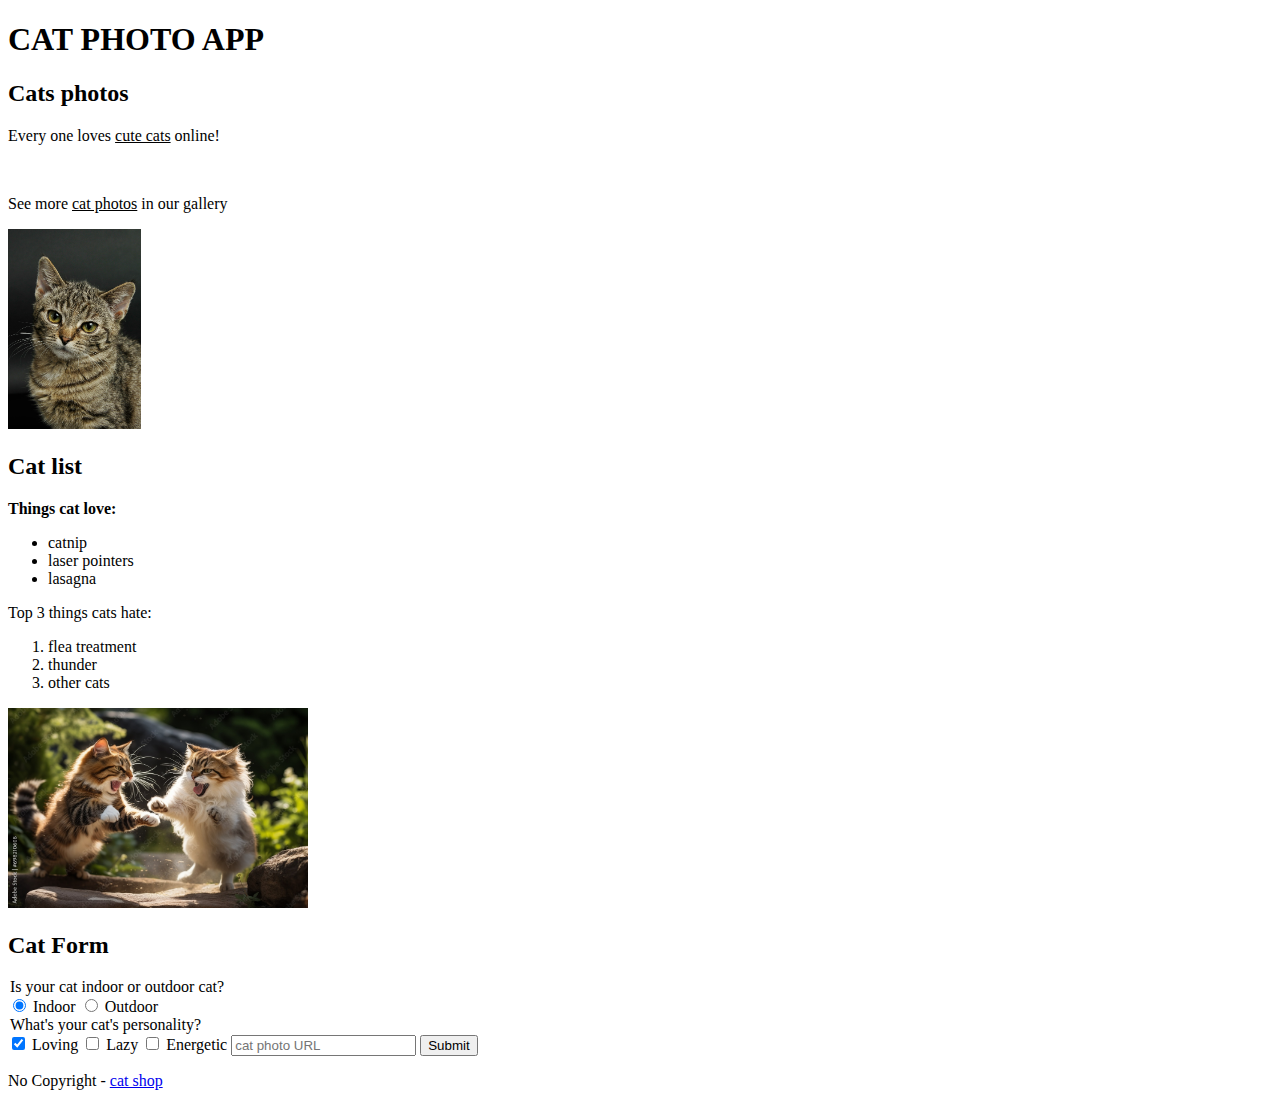
<file: catshop.html>
<!DOCTYPE html>
<html lang="en">
<head>
    <meta charset="UTF-8">
    <meta name="viewport" content="width=device-width, initial-scale=1.0">
    <link rel="icon" href="caticon.png">
  <title>Cats online</title>
</head>
<body>
    <h1>CAT PHOTO APP</h1>
    <H2>Cats photos</H2>
    <p>Every one loves <u>cute cats</u> online!</p>
    <br>
    <p>See more <u>cat photos</u> in our gallery</p>
    <img src="CAT6.jpeg"height=200px>
    <h2>Cat list</h2>
    <p><b>Things cat love:</b></p>
    <ul>
        <li>catnip</li>
        <li>laser pointers</li>
        <li>lasagna</li>
    </ul>
    <p>Top 3 things cats hate:</p>
    <ol>
        <li>flea treatment</li>
        <li>thunder</li>
        <li>other cats</li>
    </ol>
    <img src="CAT7.JPEG" height="200px">
    <h2>Cat Form</h2>
    <form>
        <legend>Is your cat indoor or outdoor cat?
        </legend>
        <label>
          <input id="indoor" type="radio" name="indoor-outdoor" value="indoor" checked> Indoor
        </label>
            <label>
              <input id="outdoor" type="radio" name="indoor-outdoor" value="outdoor"> Outdoor
            </label>
            <legend>
              What's your cat's personality?</legend>
            <input id="loving" type="checkbox" name="personality" value="loving" checked> <label for="loving">Loving 
            </label>
            <input id="lazy" type="checkbox" name="personality" value="lazy"> <label for="lazy">Lazy</label>
            <input id="energetic" type="checkbox" name="personality" value="energetic"> <label for="energetic">Energetic</label>
          <input type="text" name="catphotourl" placeholder="cat photo URL" required>
          <button type="submit">Submit</button>
        </form>
    <footer>
      <p>
        No Copyright - <a href="https://www.catshop.com">cat shop</a>
      </p>
    </footer>
</body>
</html>
</file>
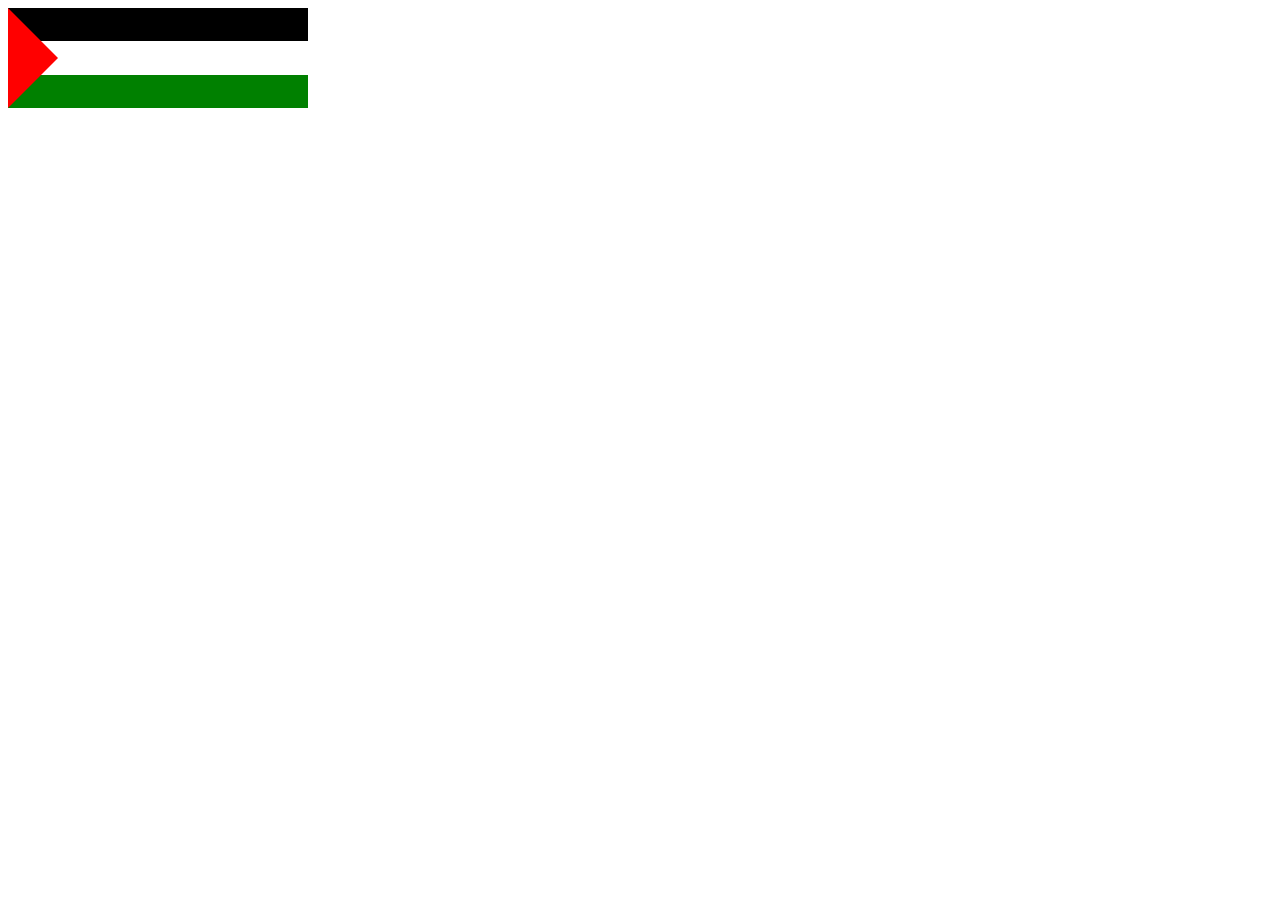
<file: Flags.html>
<!DOCTYPE html>
<html lang="en">
<head>
    <meta charset="UTF-8">
    <meta name="viewport" content="width=device-width, initial-scale=1.0">
    <title>Document</title>
    <link rel="stylesheet" href="Flags.css">
</head>
<body>
    <div class="flags">
    <div class="stripe black"></div>
    <div class="stripe white"></div>
    <div class="stripe green"></div>
    <div class="triangle"></div>
    </div>
</body>
</html>
</file>
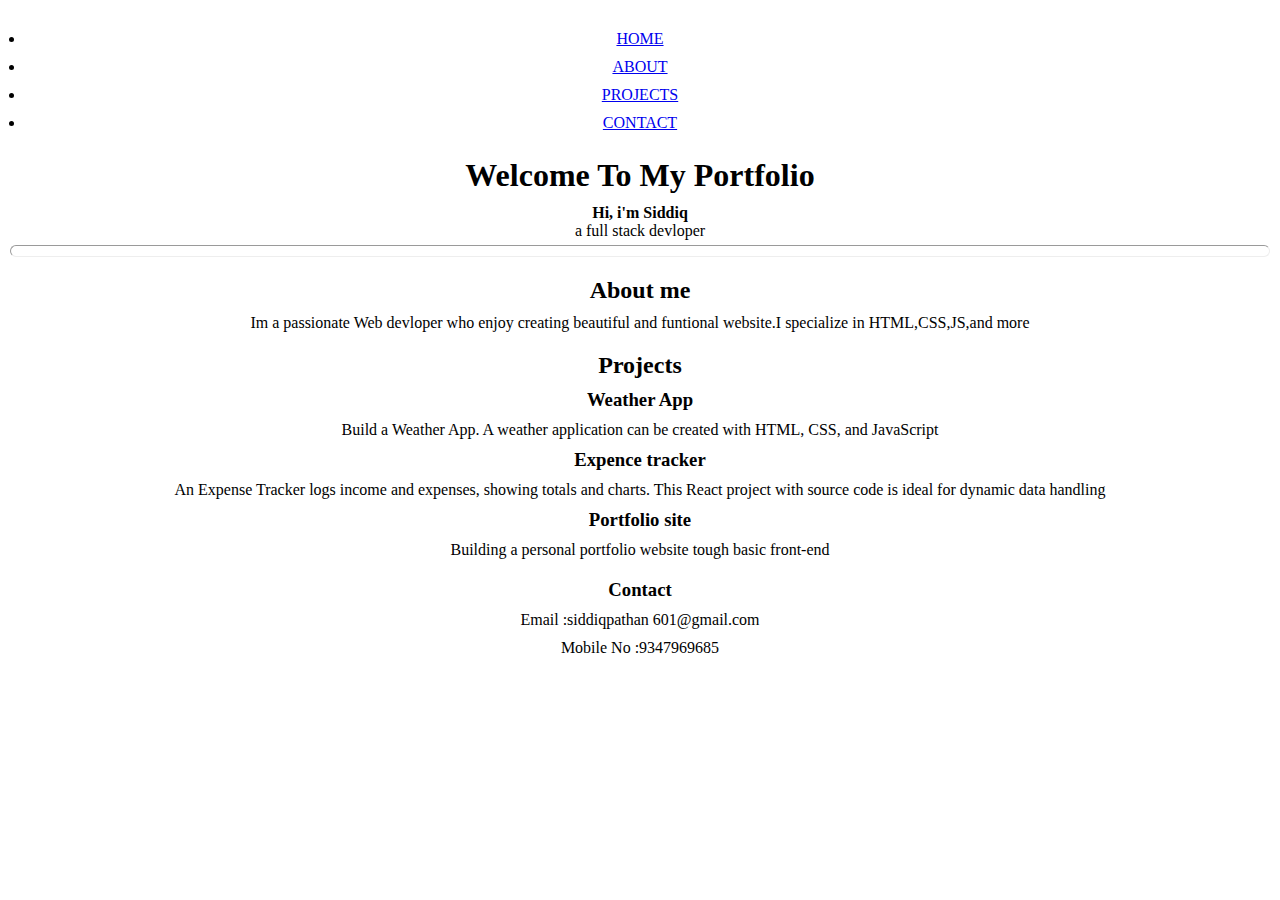
<file: Myportfolio.html>
<!DOCTYPE html>
<html lang="en">
<head>
    <meta charset="UTF-8">
    <meta name="viewport" content="width=device-width, initial-scale=1.0">
    <title>My portfolio</title>
    <link rel="stylesheet" href="stylesheet.css"/>
</head>
<body>
    <header> 
        <nav>
            <ul>
                <li> <a href="#HOME">HOME</a></li>
                <li> <a href="#ABOUT">ABOUT</a></li>
                <li> <a href="#PROJECTS">PROJECTS</a></li>
                <li> <a href="#CONTACT">CONTACT</a></li>
            </ul>
        </nav>
    </header>
    <H1>Welcome To My Portfolio</H1>
    <p><b>Hi, i'm Siddiq</b>
        <br>
        a full stack devloper
        <hr>
    </p> 
    <section  id="About" class="About">
        <h2>About me</h2>
    <p>Im a passionate Web devloper who enjoy creating beautiful and funtional website.I specialize in HTML,CSS,JS,and more</p>
</section> 
    <section id="Projects" class="Projects">
    <h2>Projects</h2>
    <h3>Weather App</h3>
    <p>Build a Weather App. A weather application can be created with HTML, CSS, and JavaScript</p>
    <h3>Expence tracker</h3>
    <p>An Expense Tracker logs income and expenses, showing totals and charts. This React project with source code is ideal for dynamic data handling</p>
    <h3>Portfolio site</h3>
    <p>Building a personal portfolio website tough basic front-end</p>
    </section>
    <section id="Contact" class="c">
    <h3>Contact</h3>
    <p>Email :siddiqpathan 601@gmail.com</p>
    <p>Mobile No :9347969685</p>
    </section>
</body>
</html>
</file>
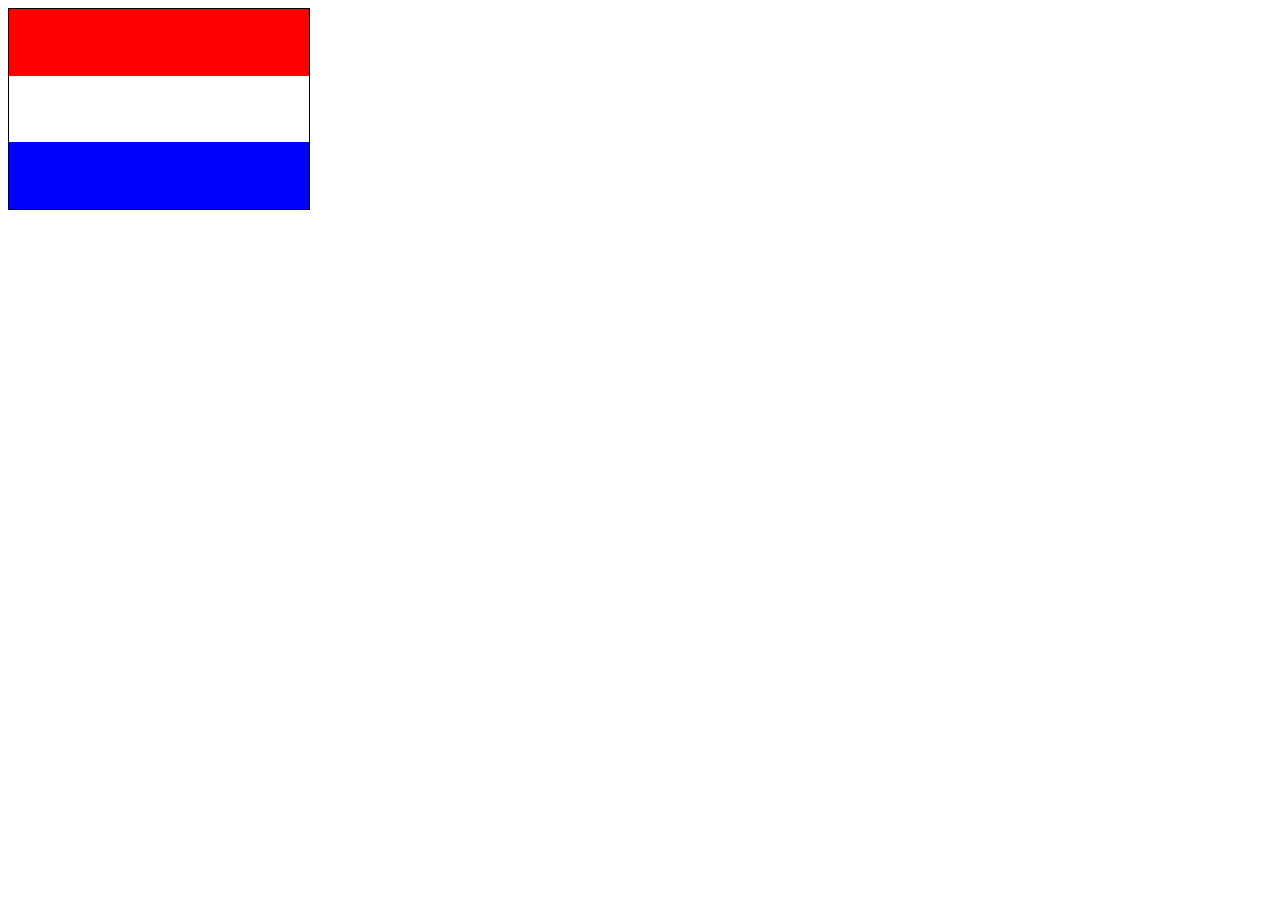
<file: new prep.html>
<!DOCTYPE html>
<html lang="en">
<head>
    <meta charset="UTF-8">
    <meta name="viewport" content="width=device-width, initial-scale=1.0">
    <title>new prep</title>
    <link rel="stylesheet" href="./new prep.css">
</head>
<body>
    <div class="flag">
    <div class="stripe red"></div>
    <div class="stripe white"></div>
    <div class="stripe blue"></div>
    </div>
</body>
</html>
</file>
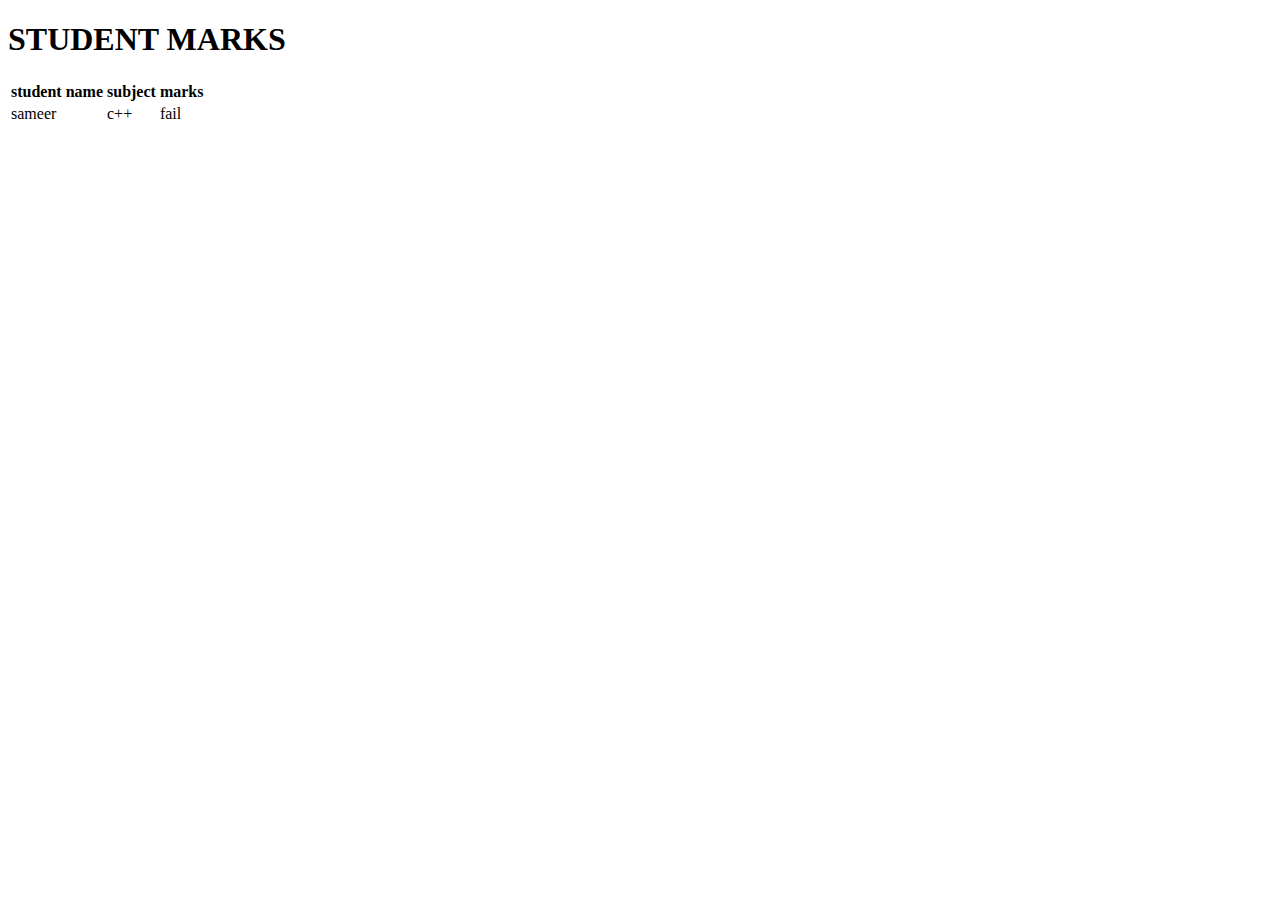
<file: prep2.html>
<!DOCTYPE html>
<html lang="en">
<head>
    <meta charset="UTF-8">
    <meta name="viewport" content="width=device-width, initial-scale=1.0">
    <title>school</title>
<style>b</style>
</head>
<body>
    <h1>STUDENT MARKS</h1>
    <table>
        <tr>
        <th>student name</th>
        <th>subject</th>
        <th>marks</th>
        </tr>
        <tr>
            <td>sameer</td>
            <td>c++</td>
            <td>fail</td>
        </tr>
    </table>
</body>
</html>
</file>
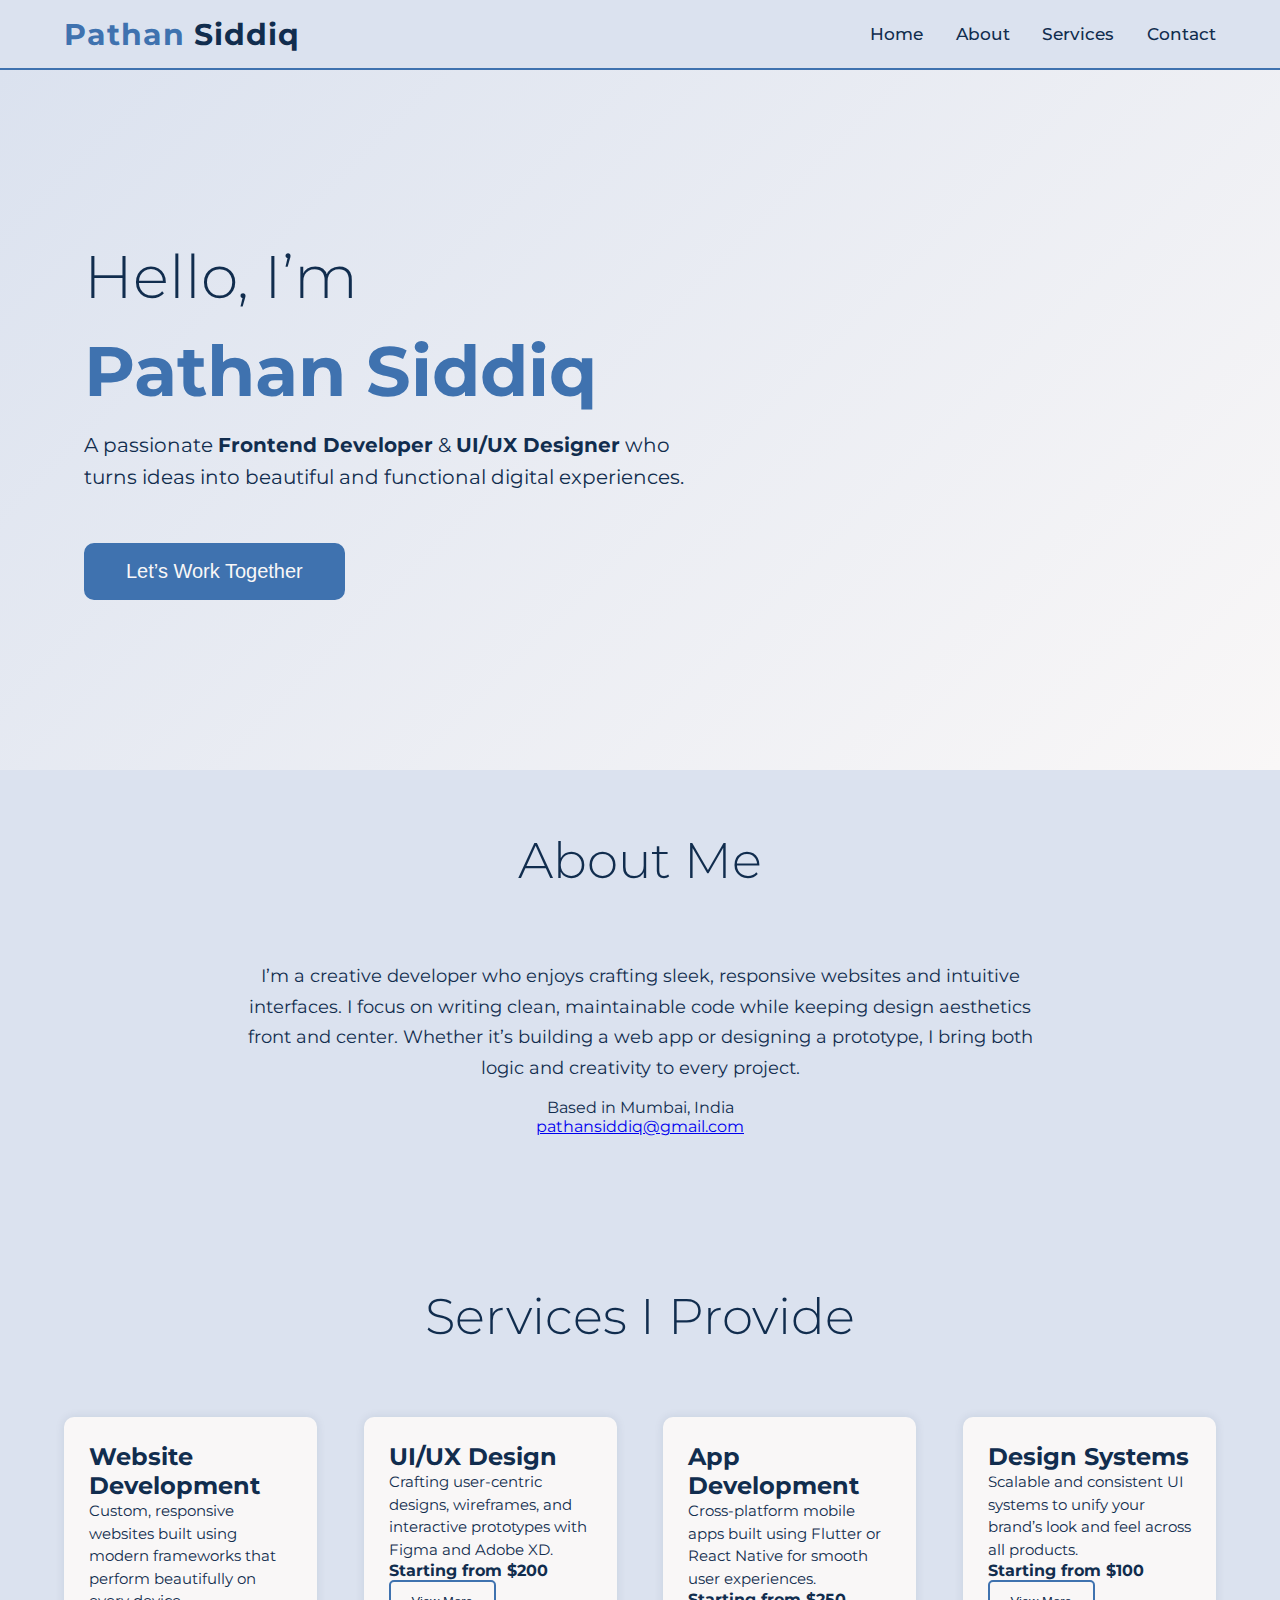
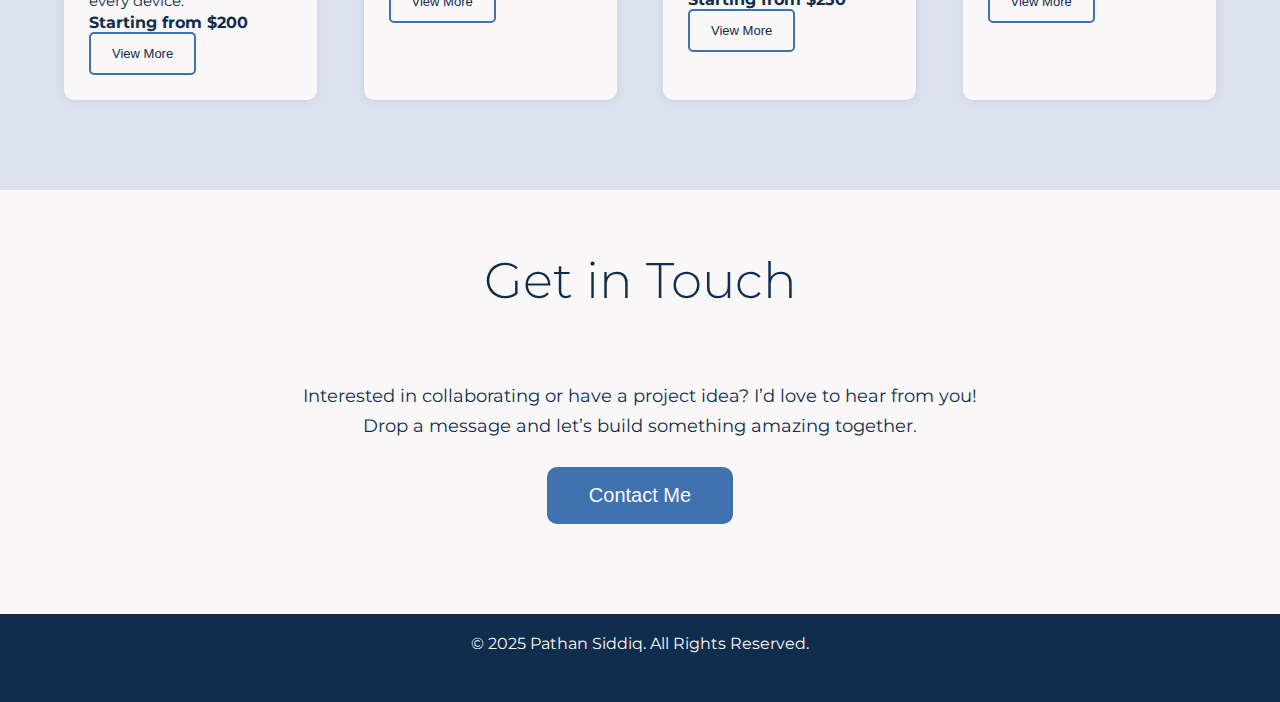
<file: project.html/day7.html>
<!DOCTYPE html>
<html lang="en">
<head>
  <meta charset="UTF-8" />
  <meta name="viewport" content="width=device-width, initial-scale=1.0" />
  <title>Pathan Siddiq | Portfolio</title>
  <link
    rel="stylesheet"
    href="https://cdnjs.cloudflare.com/ajax/libs/font-awesome/6.5.0/css/all.min.css"
    integrity="sha512-Fo3rlrZj/k7ujTnHg4CGR2DhKNuGN26/6Ckq0bVZKfF2r3l4bZ0mH8S7nXJv4Y8Z6qW0R4PQe8zN7k2cLkG4pA=="
    crossorigin="anonymous"
    referrerpolicy="no-referrer"
  />
  <link rel="stylesheet" href="day7.css" />
</head>

<body>
  <header class="header">
    <div class="logo">
      <p><span style="color:#3F72AF;">Pathan</span> Siddiq</p>
    </div>
    <nav class="nav">
      <ul class="nav-links">
        <li><a href="#home">Home</a></li>
        <li><a href="#about">About</a></li>
        <li><a href="#services">Services</a></li>
        <li><a href="#contact">Contact</a></li>
      </ul>
    </nav>
  </header>
  <section class="banner" id="home">
    <div class="details">
      <p class="t1">Hello, I’m</p>
      <p class="t2">Pathan Siddiq</p>
      <p class="desc">
        A passionate <strong>Frontend Developer</strong> & <strong>UI/UX Designer</strong> who turns ideas into beautiful and functional digital experiences.
      </p>
      <button class="cta">Let’s Work Together</button>
    </div>

    <div class="profile">
      <!-- <img class="person-img" src="./man.png" alt="Profile photo of Pathan Siddiq" />
    </div> -->
  </section>
  <section id="about" class="Services">
    <h1 class="section-title">About Me</h1>
    <div class="section-child" style="justify-content: center; text-align: center;">
      <div style="max-width: 800px;">
        <p class="service-text" style="font-size: 18px; line-height: 1.7;">
          I’m a creative developer who enjoys crafting sleek, responsive websites and intuitive interfaces. 
          I focus on writing clean, maintainable code while keeping design aesthetics front and center. 
          Whether it’s building a web app or designing a prototype, I bring both logic and creativity to every project.
        </p>
        <p style="margin-top: 15px;">
          <i class="fa-solid fa-location-dot"></i> Based in Mumbai, India<br />
          <i class="fa-solid fa-envelope"></i> <a href="mailto:pathansiddiq@gmail.com">pathansiddiq@gmail.com</a>
        </p>
      </div>
    </div>
  </section>
  <section class="Services" id="services">
    <h1 class="section-title">Services I Provide</h1>
    <div class="section-child">

      <div class="service">
        <i class="fa-solid fa-laptop-code icon"></i>
        <h2>Website Development</h2>
        <p class="service-text">
          Custom, responsive websites built using modern frameworks that perform beautifully on every device.
        </p>
        <p><strong>Starting from $200</strong></p>
        <button class="service-btn">View More</button>
      </div>

      <div class="service">
        <i class="fa-solid fa-palette icon"></i>
        <h2>UI/UX Design</h2>
        <p class="service-text">
          Crafting user-centric designs, wireframes, and interactive prototypes with Figma and Adobe XD.
        </p>
        <p><strong>Starting from $200</strong></p>
        <button class="service-btn">View More</button>
      </div>

      <div class="service">
        <i class="fa-brands fa-android icon"></i>
        <h2>App Development</h2>
        <p class="service-text">
          Cross-platform mobile apps built using Flutter or React Native for smooth user experiences.
        </p>
        <p><strong>Starting from $250</strong></p>
        <button class="service-btn">View More</button>
      </div>

      <div class="service">
        <i class="fa-solid fa-cubes icon"></i>
        <h2>Design Systems</h2>
        <p class="service-text">
          Scalable and consistent UI systems to unify your brand’s look and feel across all products.
        </p>
        <p><strong>Starting from $100</strong></p>
        <button class="service-btn">View More</button>
      </div>
    </div>
  </section>
  <section id="contact" class="Services" style="background-color:#F9F7F7;">
    <h1 class="section-title">Get in Touch</h1>
    <div class="section-child" style="justify-content:center; text-align:center;">
      <div style="max-width:700px;">
        <p class="service-text" style="font-size:18px; line-height:1.7;">
          Interested in collaborating or have a project idea? I’d love to hear from you!
          Drop a message and let’s build something amazing together.
        </p>
        <button class="cta" style="margin-top:25px;">Contact Me</button>
      </div>
    </div>
  </section>
  <footer style="background-color:#112D4E; color:#F9F7F7; text-align:center; padding:20px 0;">
    <p>&copy; 2025 Pathan Siddiq. All Rights Reserved.</p>
    <div style="margin-top:10px;">
      <a href="#" style="color:#DBE2EF; margin:0 10px;"><i class="fab fa-linkedin"></i></a>
      <a href="#" style="color:#DBE2EF; margin:0 10px;"><i class="fab fa-github"></i></a>
      <a href="#" style="color:#DBE2EF; margin:0 10px;"><i class="fab fa-behance"></i></a>
    </div>
  </footer>
</body>
</html>
</file>
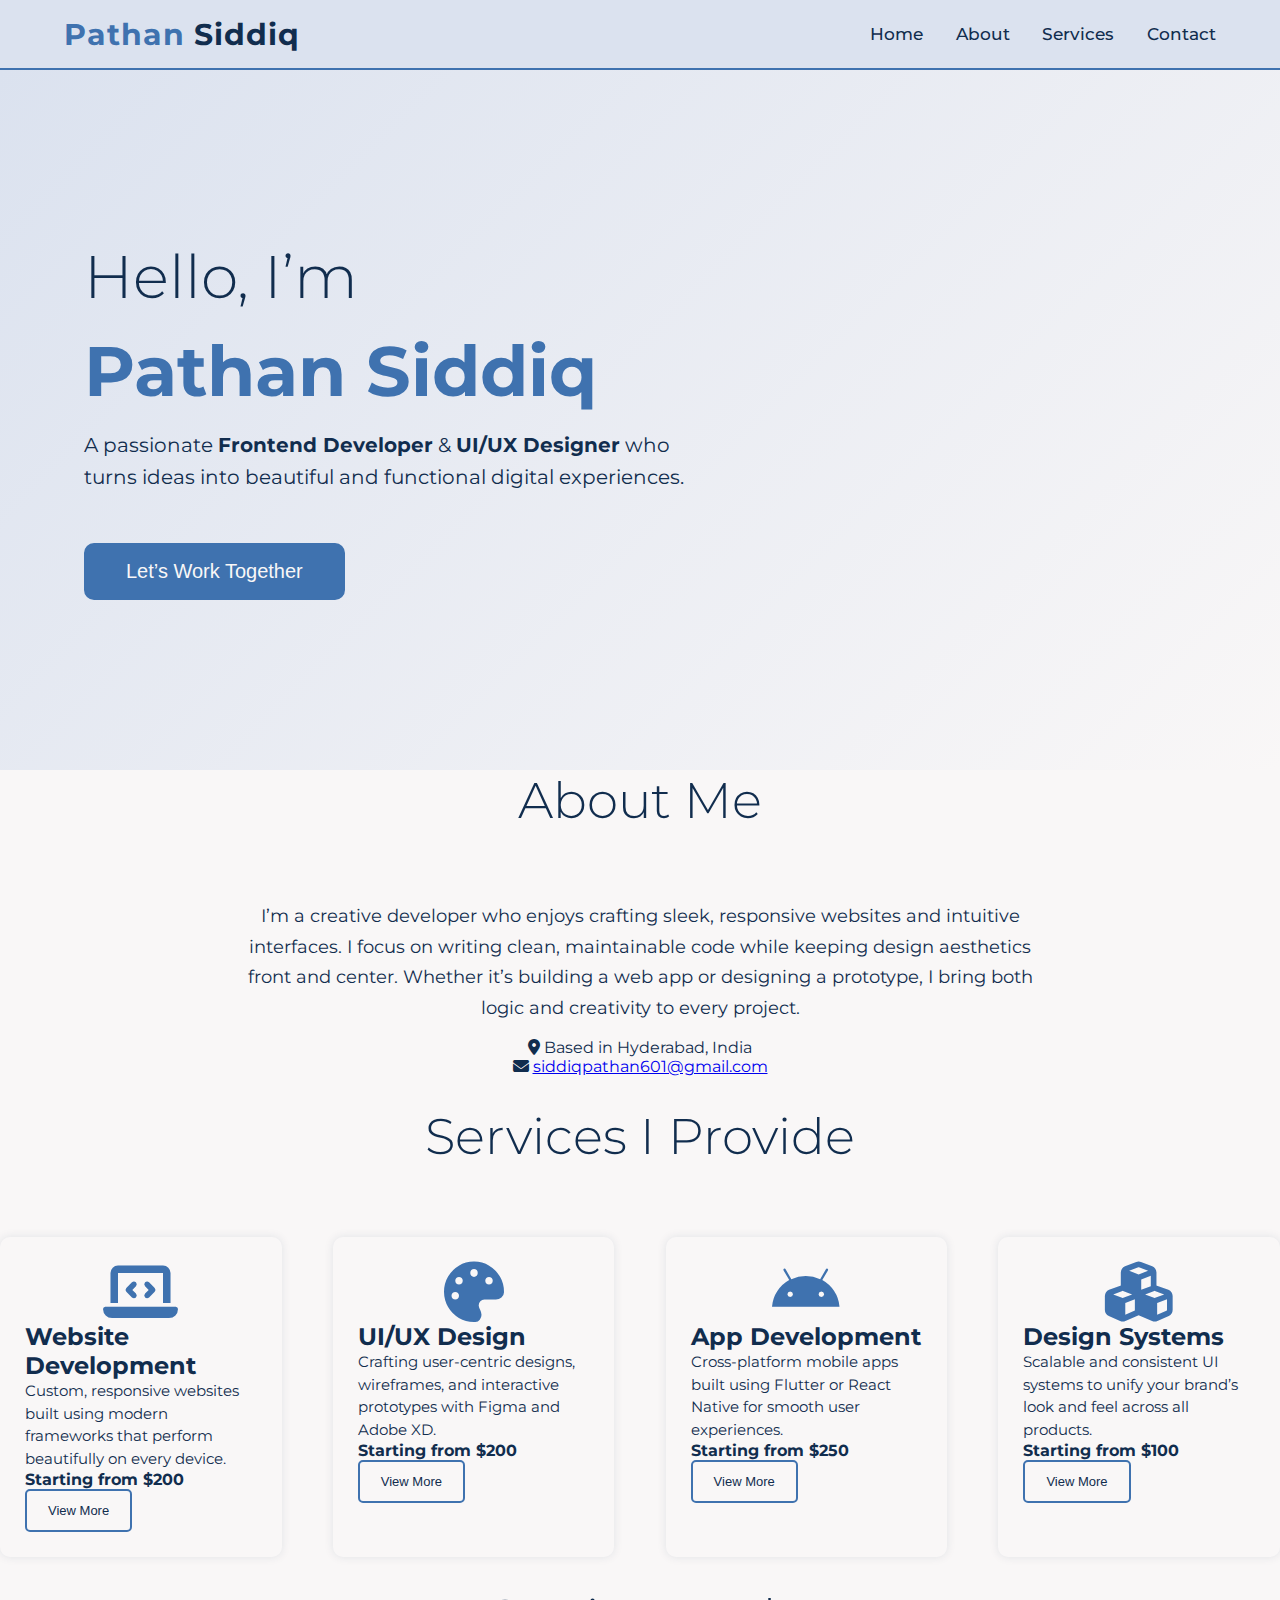
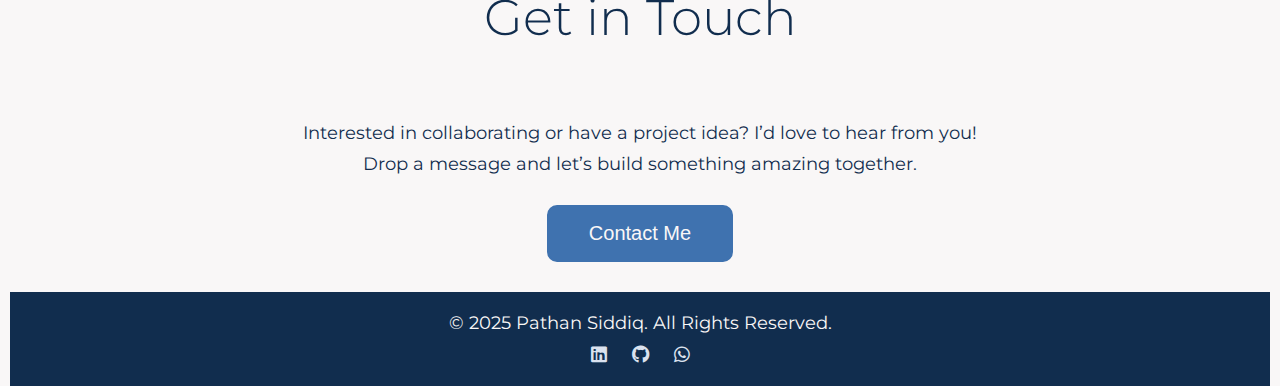
<file: project.html/Project2.html>
<!DOCTYPE html>
<html lang="en">
<head>
  <meta charset="UTF-8" />
  <meta name="viewport" content="width=device-width, initial-scale=1.0" />
  <title>Pathan Siddiq | Portfolio</title>
  <link rel="icon" href="google.png">
  <link rel="stylesheet" href="https://cdnjs.cloudflare.com/ajax/libs/font-awesome/6.5.0/css/all.min.css"/>
  <link rel="stylesheet" href="Project2.css" />
</head>

<body>
  <header class="header">
    <div class="logo">
      <p><span style="color:#3F72AF;">Pathan</span> Siddiq</p>
    </div>
    <nav class="nav">
      <ul class="nav-links">
        <li><a href="#home">Home</a></li>
        <li><a href="#about">About</a></li>
        <li><a href="#services">Services</a></li>
        <li><a href="#contact">Contact</a></li>
      </ul>
    </nav>
  </header>
  <section class="banner" id="home">
    <div class="details">
      <p class="t1">Hello, I’m</p>
      <p class="t2">Pathan Siddiq</p>
      <p class="desc">
        A passionate <strong>Frontend Developer</strong> & <strong>UI/UX Designer</strong> who turns ideas into beautiful and functional digital experiences.
      </p>
      <button class="cta">Let’s Work Together</button>
    </div>

    <!-- <div class="profile">
      <img class="person-img" src="my img.jpg" alt="Profile photo of Pathan Siddiq" />
    </div>  -->
  </section>
  <section id="about" class="Services">
    <h1 class="section-title">About Me</h1>
    <div class="section-child" style="justify-content: center; text-align: center;">
      <div style="max-width: 800px;">
        <p class="service-text" style="font-size: 18px; line-height: 1.7;">
          I’m a creative developer who enjoys crafting sleek, responsive websites and intuitive interfaces. 
          I focus on writing clean, maintainable code while keeping design aesthetics front and center. 
          Whether it’s building a web app or designing a prototype, I bring both logic and creativity to every project.
        </p>
        <p style="margin-top: 15px;">
          <i class="fa-solid fa-location-dot"></i> Based in Hyderabad, India<br />
          <i class="fa-solid fa-envelope"></i> <a href="mailto:siddiqpathan601@gmail.com">siddiqpathan601@gmail.com</a>
        </p>
      </div>
    </div>
  </section>
  <section class="Services" id="services">
    <h1 class="section-title">Services I Provide</h1>
    <div class="section-child">

      <div class="service">
        <i class="fa-solid fa-laptop-code icon"></i>
        <h2>Website Development</h2>
        <p class="service-text">
          Custom, responsive websites built using modern frameworks that perform beautifully on every device.
        </p>
        <p><strong>Starting from $200</strong></p>
        <button class="service-btn">View More</button>
      </div>

      <div class="service">
        <i class="fa-solid fa-palette icon"></i>
        <h2>UI/UX Design</h2>
        <p class="service-text">
          Crafting user-centric designs, wireframes, and interactive prototypes with Figma and Adobe XD.
        </p>
        <p><strong>Starting from $200</strong></p>
        <button class="service-btn">View More</button>
      </div>

      <div class="service">
        <i class="fa-brands fa-android icon"></i>
        <h2>App Development</h2>
        <p class="service-text">
          Cross-platform mobile apps built using Flutter or React Native for smooth user experiences.
        </p>
        <p><strong>Starting from $250</strong></p>
        <button class="service-btn">View More</button>
      </div>

      <div class="service">
        <i class="fa-solid fa-cubes icon"></i>
        <h2>Design Systems</h2>
        <p class="service-text">
          Scalable and consistent UI systems to unify your brand’s look and feel across all products.
        </p>
        <p><strong>Starting from $100</strong></p>
        <button class="service-btn">View More</button>
      </div>
    </div>
  </section>
  <section id="contact" class="Services" style="background-color:#F9F7F7;">
    <h1 class="section-title">Get in Touch</h1>
    <div class="section-child" style="justify-content:center; text-align:center;">
      <div style="max-width:700px;">
        <p class="service-text" style="font-size:18px; line-height:1.7;">
          Interested in collaborating or have a project idea? I’d love to hear from you!
          Drop a message and let’s build something amazing together.
        </p>
        <button class="cta" style="margin-top:25px;">Contact Me</button>
      </div>
    </div>
  </section>
  <footer class="footer">
    <p>&copy; 2025 Pathan Siddiq. All Rights Reserved.</p>
    <div style="margin-top:10px;">
      <a href="#" style="color:#DBE2EF; margin:0 10px;"><i class="fab fa-linkedin"></i></a>
      <a href="#" style="color:#DBE2EF; margin:0 10px;"><i class="fab fa-github"></i></a>
      <a href="#" style="color:#DBE2EF; margin:0 10px;"><i class="fab fa-whatsapp"></i></a>
    </div>
  </footer>
</body>
</html>
</file>
<file: Flags.css>
.flags
{
width: 300px;
height: 200px;
display: flex;
flex-direction: column;
}
.stripe
{
flex-grow: 1;
}
.black
{
background-color: black;
}
.white
{
background-color: white;
}
.green
{
background-color: green;
}
.triangle {
  background: auto;
  border-top: 50px solid transparent;
  border-bottom: 50px solid transparent;
  border-left: 50px solid red;
  position: relative;
  top: -100px;
  
}
</file>
<file: stylesheet.css>
*{
    text-align: center;
    /* background-color: aqua; */
    margin: 0px;
    padding: 5px;
    border-radius: 25px;
    flex: auto;

}
header nav ul li a {
    /* text-align: center; */
    justify-content: center;
    display: center;
}
</file>
<file: new prep.css>
.flag {
    width: 300px;
    height: 200px; 
    display: flex; 
    flex-direction: column; 
    border: 1px solid black;
}

.stripe {
    flex-grow: 1; 
}

.red {
    background-color: red;
}

.white {
    background-color: white;
}

.blue {
    background-color: blue;
}
</file>
<file: project.html/Project2.css>
@import url('https://fonts.googleapis.com/css2?family=Montserrat:ital,wght@0,100..900;1,100..900&display=swap');

* {
    margin: 0;
    padding: 0;
    box-sizing: border-box;
}

body {
    background-color: #F9F7F7;
    color: #112D4E;
    font-family: "Montserrat", sans-serif;
}

.header {
    width: 100%;
    height: 70px;
    background-color: #DBE2EF;
    display: flex;
    justify-content: space-between;
    align-items: center;
    padding: 0 5%;
    border-bottom: 2px solid #3F72AF;
}

.logo {
    font-size: 30px;
    font-weight: 700;
    color: #112D4E;
    letter-spacing: 1px;
}

.nav {
    width: 30%;
}

.nav-links {
    list-style: none;
    display: flex;
    justify-content: space-between;
    align-items: center;
    font-size: 17px;
}

.nav-links li a {
    text-decoration: none;
    color: #112D4E;
    font-weight: 500;
    transition: 0.3s;
}

.nav-links li a:hover {
    color: #3F72AF;
}
.banner {
    width: 100%;
    height: 700px;
    background: linear-gradient(135deg, #DBE2EF 0%, #F9F7F7 100%);
    padding: 30px 5%;
    display: flex;
    align-items: center;
    justify-content: space-between;
    flex-wrap: wrap;
}

.details {
    width: 60%;
    padding: 20px;
    display: flex;
    flex-direction: column;
    align-items: flex-start;
    row-gap: 15px;
}

.t1 {
    font-size: 60px;
    font-weight: 300;
    color: #112D4E;
}

.t2 {
    font-size: 70px;
    font-weight: 700;
    color: #3F72AF;
}

.desc {
    font-size: 20px;
    color: #112D4E;
    max-width: 600px;
    line-height: 1.6;
}

.cta {
    padding: 15px 40px;
    font-size: 20px;
    margin-top: 35px;
    color: #F9F7F7;
    background-color: #3F72AF;
    border: 2px solid #3F72AF;
    border-radius: 10px;
    cursor: pointer;
    transition: all 0.3s ease;
}

.cta:hover {
    background-color: transparent;
    color: #3F72AF;
}
 /* .person-img
{
width: 400px;
border-radius: 1000px; */
}
.Services {
    width: 100%;
    padding: 60px 5%;
    background-color: #DBE2EF;
}

.section-title {
    font-size: 50px;
    font-weight: 300;
    color: #112D4E;
    text-align: center;
}

.section-child {
    width: 100%;
    padding: 30px 0;
    margin-top: 40px;
    display: flex;
    justify-content: space-between;
    flex-wrap: wrap;
    gap: 25px;
}

.service {
    width: 22%;
    background-color: #F9F7F7;
    display: flex;
    flex-direction: column;
    align-items: flex-start;
    padding: 25px;
    border-radius: 10px;
    box-shadow: 0 0 10px rgba(17, 45, 78, 0.1);
    transition: all 0.3s ease;
}

.service:hover {
    transform: translateY(-5px);
    box-shadow: 0 0 15px rgba(63, 114, 175, 0.3);
}

.icon {
    font-size: 60px;
    color: #3F72AF;
    text-align: center;
    width: 100%;
}

.service-text {
    font-size: 15px;
    color: #112D4E;
    line-height: 1.5;
}

.service-btn {
    padding: 12px 21px;
    font-size: 13px;
    color: #112D4E;
    background: transparent;
    border: 2px solid #3F72AF;
    border-radius: 5px;
    cursor: pointer;
    transition: all 0.3s ease;
}

.service-btn:hover {
    background-color: #3F72AF;
    color: #F9F7F7;
}
.footer {
  background-color: #112D4E;
  color: #F9F7F7;
  text-align: center;
  padding: 20px 0;
  margin-top: 10px;
  margin: 0 10px;
  font-size: 18px;
  transition: color 0.3s ease;
}
.footer:hover  
{
  color: #3F72AF;
}
</file>
<file: project.html/day7.css>
@import url('https://fonts.googleapis.com/css2?family=Montserrat:ital,wght@0,100..900;1,100..900&display=swap');

/* Global Reset */
* {
    margin: 0;
    padding: 0;
    box-sizing: border-box;
}

body {
    background-color: #F9F7F7;
    color: #112D4E;
    font-family: "Montserrat", sans-serif;
}

/* Header */
.header {
    width: 100%;
    height: 70px;
    background-color: #DBE2EF;
    display: flex;
    justify-content: space-between;
    align-items: center;
    padding: 0 5%;
    border-bottom: 2px solid #3F72AF;
}

.logo {
    font-size: 30px;
    font-weight: 700;
    color: #112D4E;
    letter-spacing: 1px;
}

.nav {
    width: 30%;
}

.nav-links {
    list-style: none;
    display: flex;
    justify-content: space-between;
    align-items: center;
    font-size: 17px;
}

.nav-links li a {
    text-decoration: none;
    color: #112D4E;
    font-weight: 500;
    transition: 0.3s;
}

.nav-links li a:hover {
    color: #3F72AF;
}

/* Banner Section */
.banner {
    width: 100%;
    height: 700px;
    background: linear-gradient(135deg, #DBE2EF 0%, #F9F7F7 100%);
    padding: 30px 5%;
    display: flex;
    align-items: center;
    justify-content: space-between;
    flex-wrap: wrap;
}

.details {
    width: 60%;
    padding: 20px;
    display: flex;
    flex-direction: column;
    align-items: flex-start;
    row-gap: 15px;
}

.t1 {
    font-size: 60px;
    font-weight: 300;
    color: #112D4E;
}

.t2 {
    font-size: 70px;
    font-weight: 700;
    color: #3F72AF;
}

.desc {
    font-size: 20px;
    color: #112D4E;
    max-width: 600px;
    line-height: 1.6;
}

.cta {
    padding: 15px 40px;
    font-size: 20px;
    margin-top: 35px;
    color: #F9F7F7;
    background-color: #3F72AF;
    border: 2px solid #3F72AF;
    border-radius: 10px;
    cursor: pointer;
    transition: all 0.3s ease;
}

.cta:hover {
    background-color: transparent;
    color: #3F72AF;
}

/* Services Section */
.Services {
    width: 100%;
    padding: 60px 5%;
    background-color: #DBE2EF;
}

.section-title {
    font-size: 50px;
    font-weight: 300;
    color: #112D4E;
    text-align: center;
}

.section-child {
    width: 100%;
    padding: 30px 0;
    margin-top: 40px;
    display: flex;
    justify-content: space-between;
    flex-wrap: wrap;
    gap: 25px;
}

.service {
    width: 22%;
    background-color: #F9F7F7;
    display: flex;
    flex-direction: column;
    align-items: flex-start;
    padding: 25px;
    border-radius: 10px;
    box-shadow: 0 0 10px rgba(17, 45, 78, 0.1);
    transition: all 0.3s ease;
}

.service:hover {
    transform: translateY(-5px);
    box-shadow: 0 0 15px rgba(63, 114, 175, 0.3);
}

.icon {
    font-size: 60px;
    color: #3F72AF;
    text-align: center;
    width: 100%;
}

.service-text {
    font-size: 15px;
    color: #112D4E;
    line-height: 1.5;
}

.service-btn {
    padding: 12px 21px;
    font-size: 13px;
    color: #112D4E;
    background: transparent;
    border: 2px solid #3F72AF;
    border-radius: 5px;
    cursor: pointer;
    transition: all 0.3s ease;
}

.service-btn:hover {
    background-color: #3F72AF;
    color: #F9F7F7;
}
</file>
